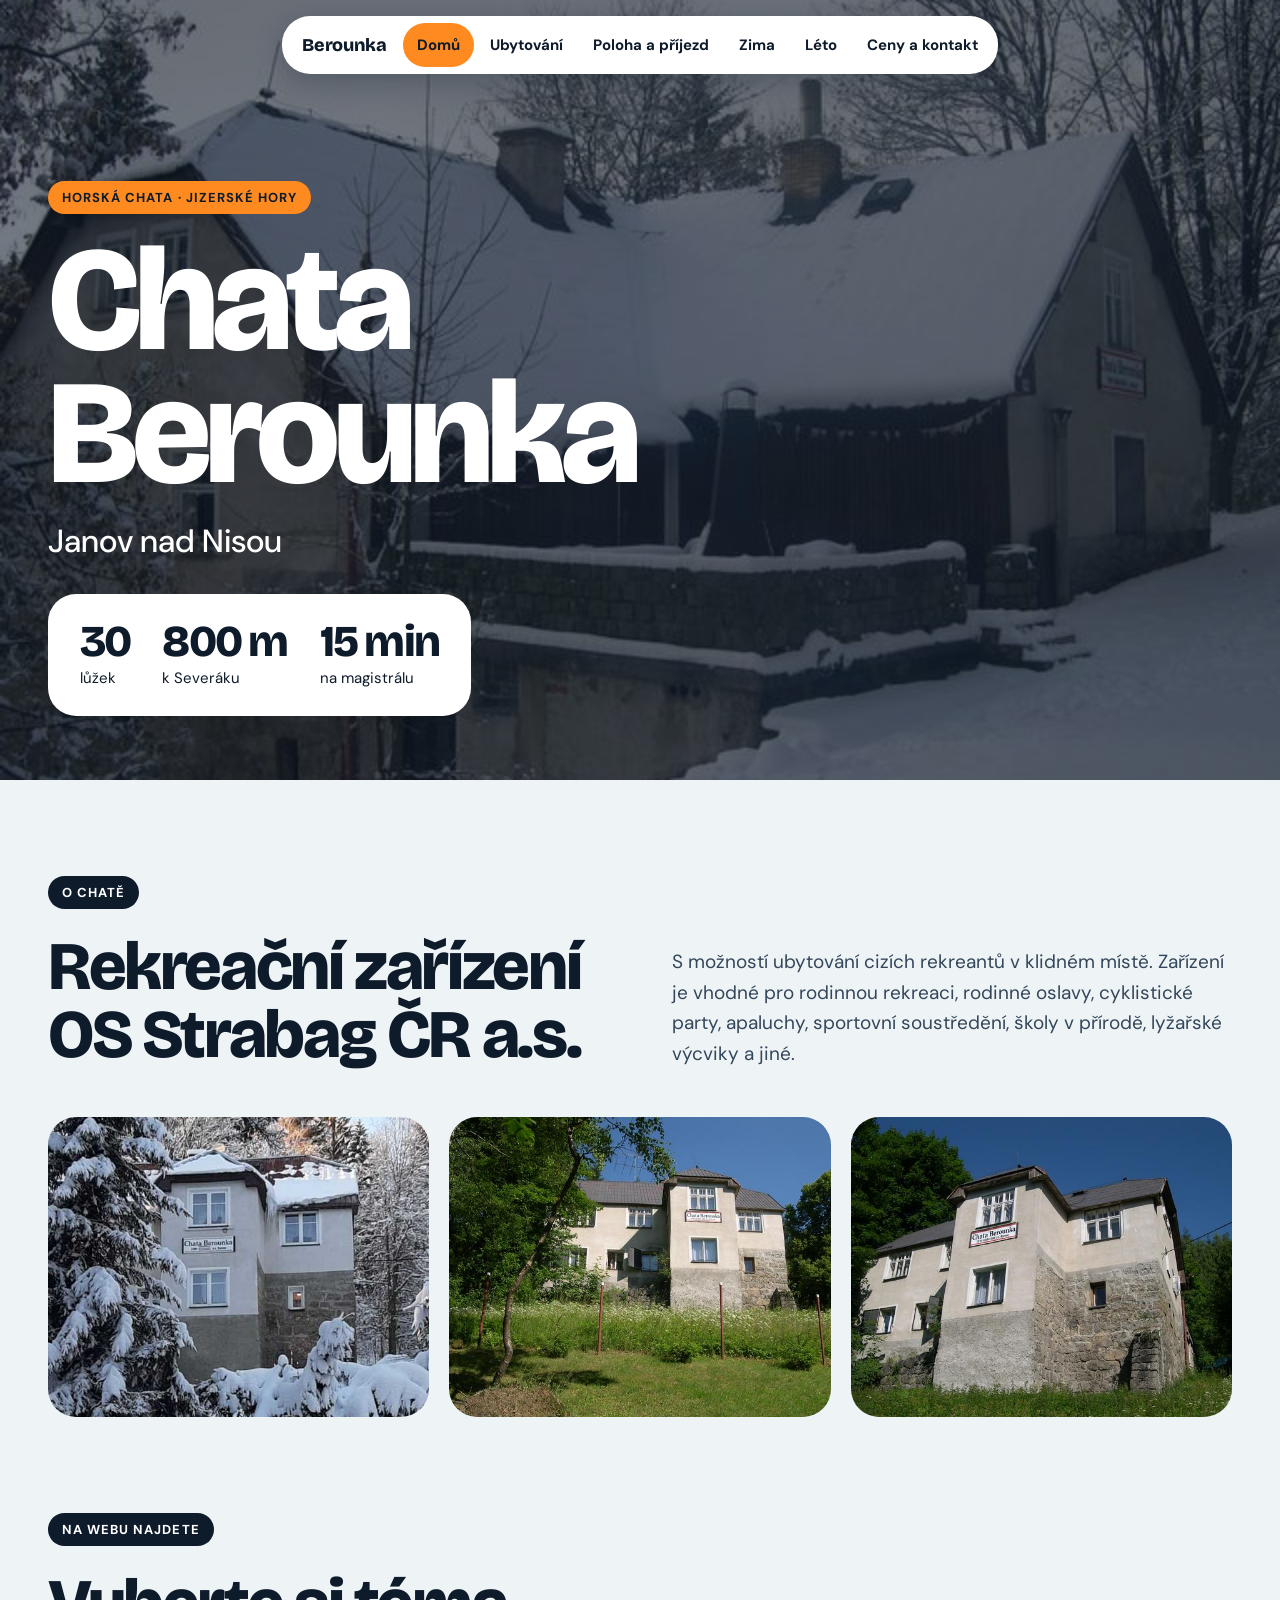
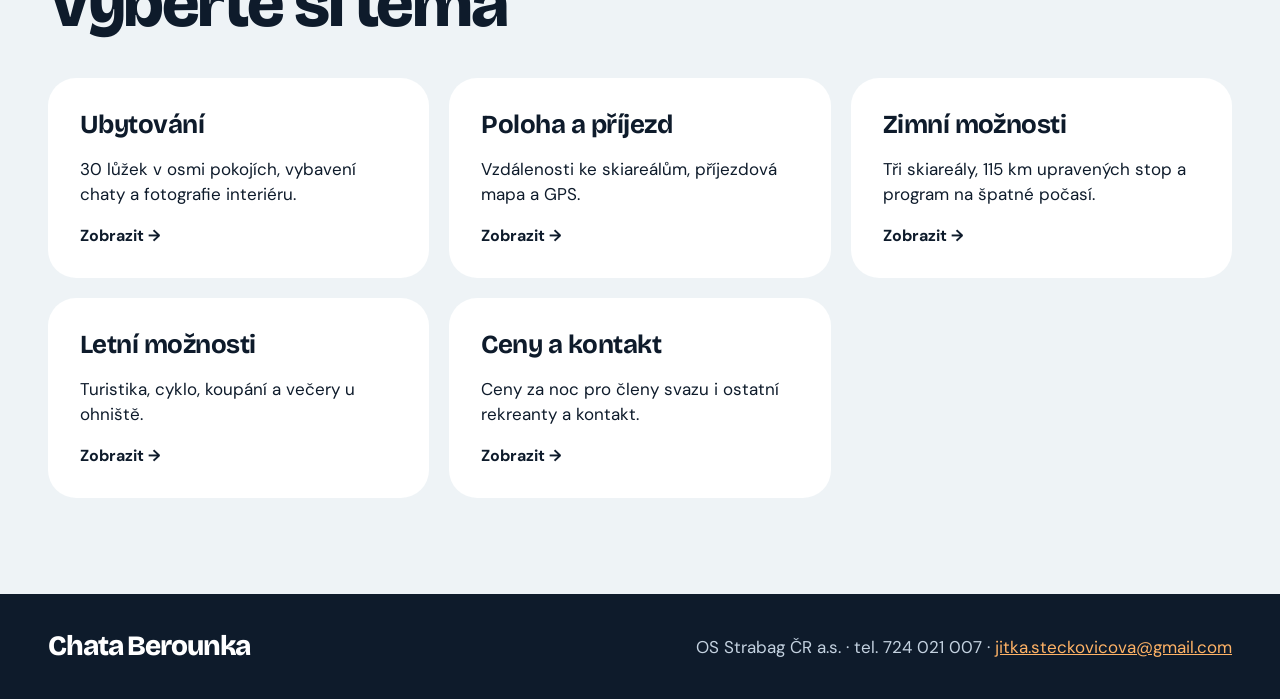
<file: index.html>
<!doctype html>
<html lang="cs">
<head>
<meta charset="utf-8">
<meta name="viewport" content="width=device-width, initial-scale=1">
<title>Chata Berounka – ubytování v Janově nad Nisou, Jizerské hory</title>
<meta name="description" content="Horská chata Berounka v Janově nad Nisou: 30 lůžek v 8 pokojích, 800 m ke sjezdovkám Severák, 15 minut na Jizerskou magistrálu. Rekreační zařízení OS Strabag ČR a.s.">
<link rel="canonical" href="https://berounka-janov.cz/">
<meta name="theme-color" content="#0E1B2B">
<link rel="icon" href="favicon.svg" type="image/svg+xml">
<meta property="og:type" content="website">
<meta property="og:locale" content="cs_CZ">
<meta property="og:site_name" content="Chata Berounka">
<meta property="og:title" content="Chata Berounka – ubytování v Janově nad Nisou, Jizerské hory">
<meta property="og:description" content="Horská chata Berounka v Janově nad Nisou: 30 lůžek v 8 pokojích, 800 m ke sjezdovkám Severák, 15 minut na Jizerskou magistrálu. Rekreační zařízení OS Strabag ČR a.s.">
<meta property="og:url" content="https://berounka-janov.cz/">
<meta property="og:image" content="https://berounka-janov.cz/img/chata03.jpg">
<meta name="twitter:card" content="summary_large_image">
<link rel="preconnect" href="https://fonts.googleapis.com">
<link rel="preconnect" href="https://fonts.gstatic.com" crossorigin>
<script type="application/ld+json">
{"@context":"https://schema.org","@type":"LodgingBusiness","name":"Chata Berounka","description":"Horská chata v Janově nad Nisou v Jizerských horách, rekreační zařízení OS Strabag ČR a.s. s možností ubytování cizích rekreantů.","url":"https://berounka-janov.cz/","image":"https://berounka-janov.cz/img/chata03.jpg","telephone":"+420724021007","email":"jitka.steckovicova@gmail.com","address":{"@type":"PostalAddress","addressLocality":"Janov nad Nisou","addressCountry":"CZ"},"geo":{"@type":"GeoCoordinates","latitude":50.7819481,"longitude":15.1723056},"numberOfRooms":8,"amenityFeature":[{"@type":"LocationFeatureSpecification","name":"Parkování","value":true},{"@type":"LocationFeatureSpecification","name":"Kuchyňský kout v každém pokoji","value":true},{"@type":"LocationFeatureSpecification","name":"Stolní tenis","value":true}]}
</script>
<link rel="stylesheet" href="https://fonts.googleapis.com/css2?family=Bricolage+Grotesque:opsz,wght@12..96,500;12..96,700;12..96,800&family=DM+Sans:wght@400;500;700&display=swap">
<link rel="stylesheet" href="style.css">
</head>
<body>
<div style="width: 100%; background: #EEF3F6; font-family: 'DM Sans', system-ui, sans-serif; color: #0E1B2B">

<div style="position: sticky; top: 0; z-index: 50; height: 0">
<div style="display: flex; justify-content: center; padding: 16px 16px 0">
<nav class="pill" style="display: flex; flex-wrap: wrap; justify-content: center; align-items: center; gap: 2px; background: #FFFFFF; border-radius: 28px; padding: 6px; box-shadow: 0 8px 28px rgba(14, 27, 43, 0.25)">
<a class="brand" href="index.html">Berounka</a>
<a class="on" href="index.html">Domů</a>
<a href="ubytovani.html">Ubytování</a>
<a href="poloha.html">Poloha a příjezd</a>
<a href="zima.html">Zima</a>
<a href="leto.html">Léto</a>
<a href="ceny.html">Ceny a kontakt</a>
</nav>
</div>
</div>

<section style="position: relative; min-height: 780px; background: #0E1B2B; color: #FFFFFF; display: flex; flex-direction: column; justify-content: flex-end">
<img fetchpriority="high" decoding="async" src="img/chata03.jpg" alt="Chata Berounka v zimě" style="position: absolute; inset: 0; width: 100%; height: 100%; object-fit: cover">
<div style="position: absolute; inset: 0; background: rgba(14, 27, 43, 0.58)"></div>
<div class="wrap" style="position: relative; display: flex; flex-wrap: wrap; align-items: flex-end; justify-content: space-between; gap: 32px; padding-top: 140px; padding-bottom: 64px">
<div style="display: flex; flex-direction: column; gap: 20px; max-width: 760px">
<span class="tag" style="background: #FF8A1F; color: #0E1B2B">Horská chata · Jizerské hory</span>
<h1 class="big" style="margin: 0; font-size: clamp(64px, 12vw, 148px)">Chata Berounka</h1>
<p style="margin: 0; font-size: clamp(22px, 3vw, 32px); font-weight: 500">Janov nad Nisou</p>
</div>
<div style="background: #FFFFFF; color: #0E1B2B; border-radius: 28px; padding: 28px 32px; display: grid; grid-template-columns: repeat(3, auto); gap: 8px 32px">
<div style="display: flex; flex-direction: column"><strong class="big" style="font-size: 44px">30</strong><span style="font-size: 15px; margin-top: 6px">lůžek</span></div>
<div style="display: flex; flex-direction: column"><strong class="big" style="font-size: 44px">800 m</strong><span style="font-size: 15px; margin-top: 6px">k Severáku</span></div>
<div style="display: flex; flex-direction: column"><strong class="big" style="font-size: 44px">15 min</strong><span style="font-size: 15px; margin-top: 6px">na magistrálu</span></div>
</div>
</div>
</section>

<section class="sec">
<div class="wrap" style="display: flex; flex-direction: column; gap: 48px">
<div style="display: grid; grid-template-columns: repeat(auto-fit, minmax(min(420px, 100%), 1fr)); gap: 32px 64px; align-items: end">
<div style="display: flex; flex-direction: column; gap: 24px"><span class="tag">O chatě</span><h2 class="h2">Rekreační zařízení OS Strabag ČR a.s.</h2></div>
<p class="lead">S možností ubytování cizích rekreantů v klidném místě. Zařízení je vhodné pro rodinnou rekreaci, rodinné oslavy, cyklistické party, apaluchy, sportovní soustředění, školy v přírodě, lyžařské výcviky a jiné.</p>
</div>
<div style="display: grid; grid-template-columns: repeat(auto-fit, minmax(min(280px, 100%), 1fr)); gap: 20px">
<div style="height: 300px"><img class="ph" src="img/chata-zima.jpg" alt="Chata Berounka v zimě, pohled na průčelí"></div>
<div style="height: 300px"><img class="ph" src="img/leto01.jpg" alt="Chata Berounka v létě"></div>
<div style="height: 300px"><img class="ph" src="img/leto02.jpg" alt="Chata Berounka, letní pohled"></div>
</div>
</div>
</section>

<section class="sec" style="padding-top: 0">
<div class="wrap" style="display: flex; flex-direction: column; gap: 40px">
<div style="display: flex; flex-direction: column; gap: 24px"><span class="tag">Na webu najdete</span><h2 class="h2">Vyberte si téma</h2></div>
<div style="display: grid; grid-template-columns: repeat(auto-fit, minmax(min(300px, 100%), 1fr)); gap: 20px">
<a class="tile go" href="ubytovani.html"><h3 class="h3">Ubytování</h3><p>30 lůžek v osmi pokojích, vybavení chaty a fotografie interiéru.</p><strong>Zobrazit →</strong></a>
<a class="tile go" href="poloha.html"><h3 class="h3">Poloha a příjezd</h3><p>Vzdálenosti ke skiareálům, příjezdová mapa a GPS.</p><strong>Zobrazit →</strong></a>
<a class="tile go" href="zima.html"><h3 class="h3">Zimní možnosti</h3><p>Tři skiareály, 115 km upravených stop a program na špatné počasí.</p><strong>Zobrazit →</strong></a>
<a class="tile go" href="leto.html"><h3 class="h3">Letní možnosti</h3><p>Turistika, cyklo, koupání a večery u ohniště.</p><strong>Zobrazit →</strong></a>
<a class="tile go" href="ceny.html"><h3 class="h3">Ceny a kontakt</h3><p>Ceny za noc pro členy svazu i ostatní rekreanty a kontakt.</p><strong>Zobrazit →</strong></a>
</div>
</div>
</section>

<footer class="dk" style="background: #0E1B2B; color: #FFFFFF; padding: 40px 0">
<div class="wrap" style="display: flex; flex-wrap: wrap; align-items: center; justify-content: space-between; gap: 16px 32px; font-size: 17px">
<strong class="big" style="font-size: 28px">Chata Berounka</strong>
<span style="color: #C4D2E0">OS Strabag ČR a.s. · tel. 724 021 007 · <a href="mailto:jitka.steckovicova@gmail.com">jitka.steckovicova@gmail.com</a></span>
</div>
</footer>

</div>
</body>
</html>
</file>
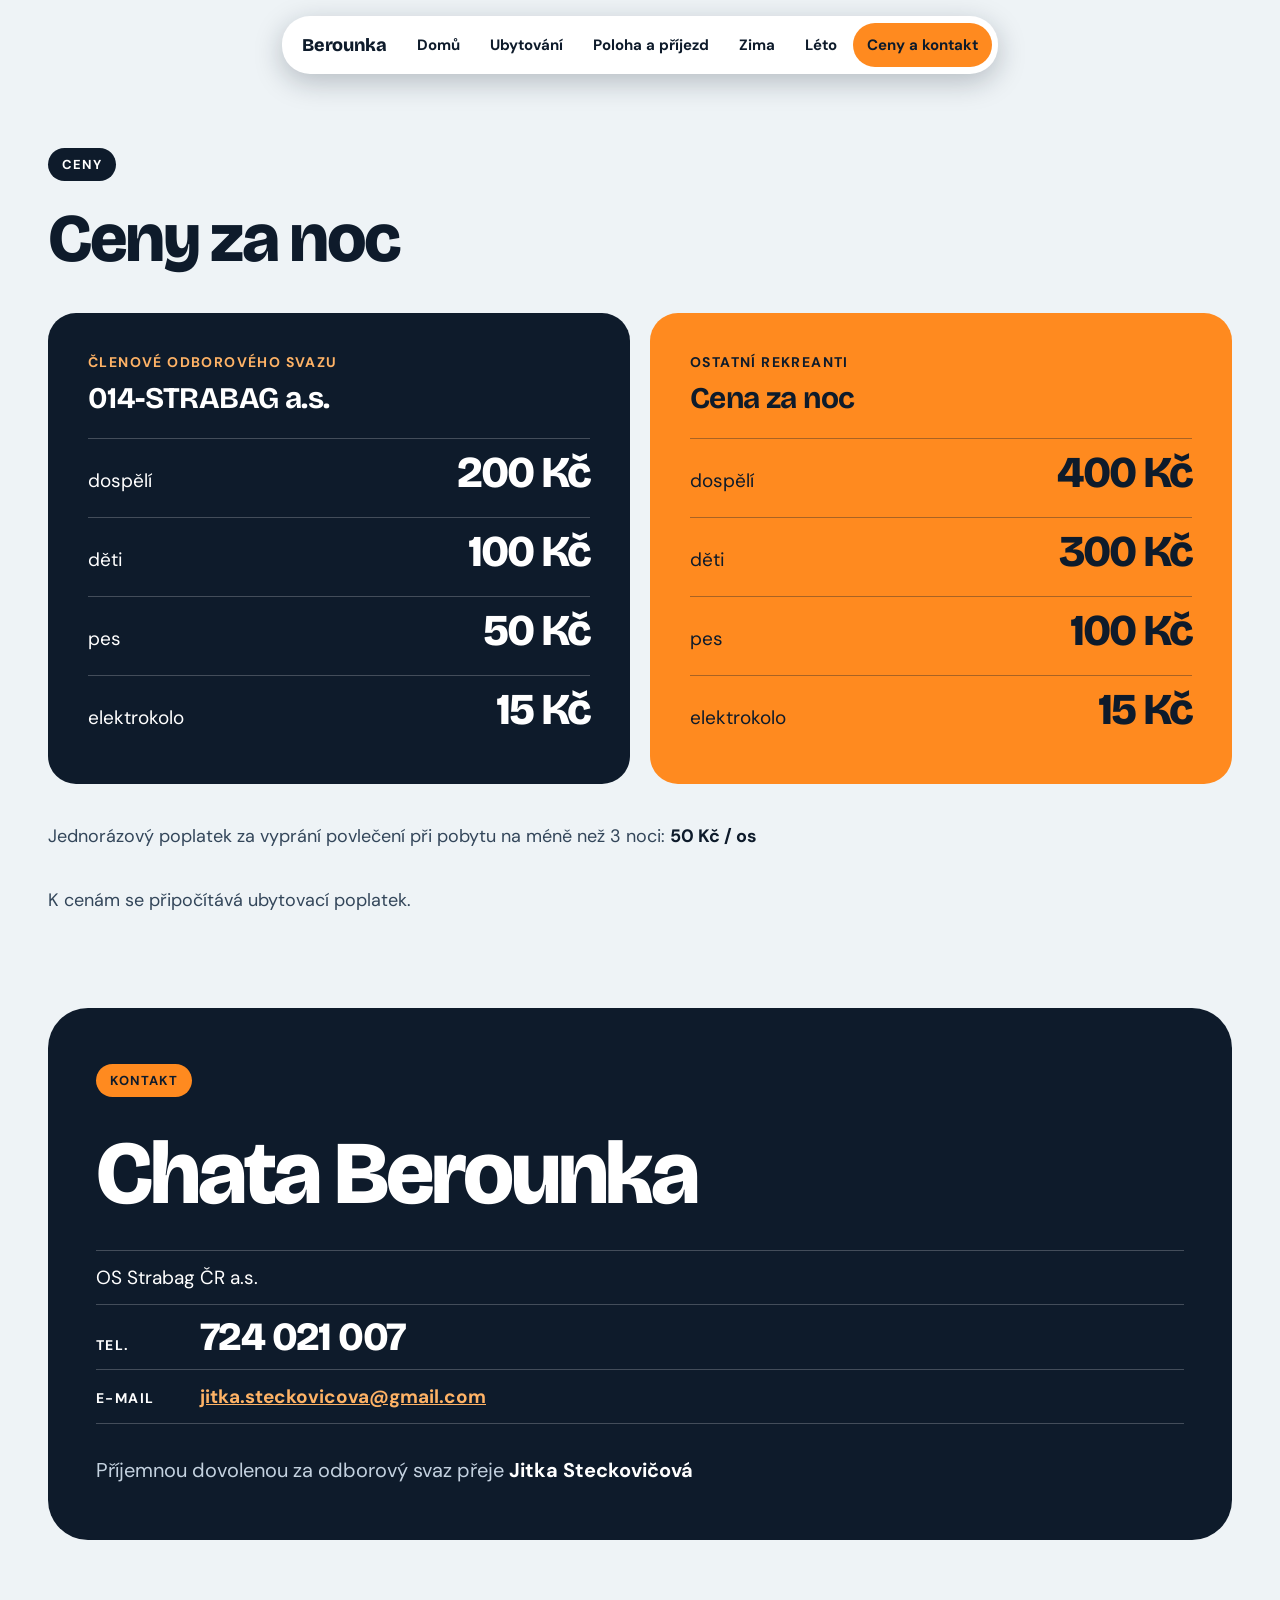
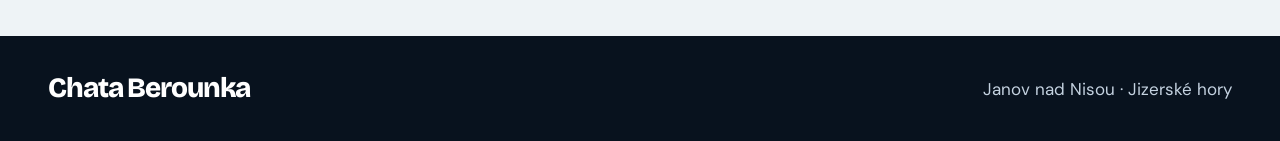
<file: ceny.html>
<!doctype html>
<html lang="cs">
<head>
<meta charset="utf-8">
<meta name="viewport" content="width=device-width, initial-scale=1">
<title>Ceny a kontakt – Chata Berounka, Janov nad Nisou</title>
<meta name="description" content="Ceny ubytování za noc na chatě Berounka pro členy odborového svazu 014-STRABAG a pro ostatní rekreanty (dospělí 400 Kč, děti 300 Kč, pes 100 Kč, plus ubytovací poplatek), poplatek za povlečení. Kontakt pro rezervace.">
<link rel="canonical" href="https://berounka-janov.cz/ceny.html">
<meta name="theme-color" content="#0E1B2B">
<link rel="icon" href="favicon.svg" type="image/svg+xml">
<meta property="og:type" content="website">
<meta property="og:locale" content="cs_CZ">
<meta property="og:site_name" content="Chata Berounka">
<meta property="og:title" content="Ceny a kontakt – Chata Berounka, Janov nad Nisou">
<meta property="og:description" content="Ceny ubytování za noc na chatě Berounka pro členy odborového svazu 014-STRABAG a pro ostatní rekreanty (dospělí 400 Kč, děti 300 Kč, pes 100 Kč, plus ubytovací poplatek), poplatek za povlečení. Kontakt pro rezervace.">
<meta property="og:url" content="https://berounka-janov.cz/ceny.html">
<meta property="og:image" content="https://berounka-janov.cz/img/chata02.jpg">
<meta name="twitter:card" content="summary_large_image">
<link rel="preconnect" href="https://fonts.googleapis.com">
<link rel="preconnect" href="https://fonts.gstatic.com" crossorigin>
<link rel="stylesheet" href="https://fonts.googleapis.com/css2?family=Bricolage+Grotesque:opsz,wght@12..96,500;12..96,700;12..96,800&family=DM+Sans:wght@400;500;700&display=swap">
<link rel="stylesheet" href="style.css">
</head>
<body>
<div style="width: 100%; background: #EEF3F6; font-family: 'DM Sans', system-ui, sans-serif; color: #0E1B2B">

<div style="position: sticky; top: 0; z-index: 50; height: 0">
<div style="display: flex; justify-content: center; padding: 16px 16px 0">
<nav class="pill" style="display: flex; flex-wrap: wrap; justify-content: center; align-items: center; gap: 2px; background: #FFFFFF; border-radius: 28px; padding: 6px; box-shadow: 0 8px 28px rgba(14, 27, 43, 0.25)">
<a class="brand" href="index.html">Berounka</a>
<a href="index.html">Domů</a>
<a href="ubytovani.html">Ubytování</a>
<a href="poloha.html">Poloha a příjezd</a>
<a href="zima.html">Zima</a>
<a href="leto.html">Léto</a>
<a class="on" href="ceny.html">Ceny a kontakt</a>
</nav>
</div>
</div>

<section class="sec" style="padding-top: 148px">
<div class="wrap" style="display: flex; flex-direction: column; gap: 40px">
<div style="display: flex; flex-direction: column; gap: 24px"><span class="tag">Ceny</span><h1 class="h2">Ceny za noc</h1></div>
<div style="display: grid; grid-template-columns: repeat(auto-fit, minmax(min(380px, 100%), 1fr)); gap: 20px">
<div class="tile dk" style="background: #0E1B2B; color: #FFFFFF; padding: 40px">
<span style="font-size: 14px; letter-spacing: 0.1em; text-transform: uppercase; font-weight: 700; color: #FFB366">Členové odborového svazu</span>
<h2 class="h3" style="font-size: 30px; margin-bottom: 12px">014-STRABAG a.s.</h2>
<div class="line"><span>dospělí</span><strong class="big" style="font-size: 44px">200 Kč</strong></div>
<div class="line"><span>děti</span><strong class="big" style="font-size: 44px">100 Kč</strong></div>
<div class="line"><span>pes</span><strong class="big" style="font-size: 44px">50 Kč</strong></div>
<div class="line"><span>elektrokolo</span><strong class="big" style="font-size: 44px">15 Kč</strong></div>
</div>
<div class="tile" style="background: #FF8A1F; padding: 40px">
<span style="font-size: 14px; letter-spacing: 0.1em; text-transform: uppercase; font-weight: 700">Ostatní rekreanti</span>
<h2 class="h3" style="font-size: 30px; margin-bottom: 12px">Cena za noc</h2>
<div class="line" style="border-top-color: rgba(14,27,43,0.35)"><span>dospělí</span><strong class="big" style="font-size: 44px">400 Kč</strong></div>
<div class="line" style="border-top-color: rgba(14,27,43,0.35)"><span>děti</span><strong class="big" style="font-size: 44px">300 Kč</strong></div>
<div class="line" style="border-top-color: rgba(14,27,43,0.35)"><span>pes</span><strong class="big" style="font-size: 44px">100 Kč</strong></div>
<div class="line" style="border-top-color: rgba(14,27,43,0.35)"><span>elektrokolo</span><strong class="big" style="font-size: 44px">15 Kč</strong></div>
</div>
</div>
<div style="font-size: 18px; color: #33465A">Jednorázový poplatek za vyprání povlečení při pobytu na méně než 3 noci: <strong style="color: #0E1B2B">50 Kč / os</strong></div>
<div style="font-size: 18px; color: #33465A">K cenám se připočítává ubytovací poplatek.</div>
</div>
</section>

<section class="sec" style="padding-top: 0">
<div class="wrap">
<div class="dk" style="background: #0E1B2B; color: #FFFFFF; border-radius: 40px; box-sizing: border-box; padding: 56px 48px; display: flex; flex-direction: column; gap: 32px">
<span class="tag" style="background: #FF8A1F; color: #0E1B2B">Kontakt</span>
<h2 class="h2" style="font-size: clamp(44px, 7vw, 92px)">Chata Berounka</h2>
<div style="display: flex; flex-direction: column; font-size: 22px">
<div class="line"><span>OS Strabag ČR a.s.</span></div>
<div class="line" style="justify-content: flex-start; gap: 24px; flex-wrap: wrap"><span style="width: 80px; font-size: 14px; letter-spacing: 0.1em; text-transform: uppercase; font-weight: 700">tel.</span><strong class="big" style="font-size: 40px">724 021 007</strong></div>
<div class="line" style="justify-content: flex-start; gap: 24px; flex-wrap: wrap; border-bottom: 1px solid rgba(255,255,255,0.22)"><span style="width: 80px; font-size: 14px; letter-spacing: 0.1em; text-transform: uppercase; font-weight: 700">e-mail</span><a href="mailto:jitka.steckovicova@gmail.com" style="font-weight: 700; overflow-wrap: anywhere">jitka.steckovicova@gmail.com</a></div>
</div>
<p style="margin: 0; font-size: 20px; line-height: 1.4; color: #C4D2E0">Příjemnou dovolenou za odborový svaz přeje <strong style="color: #FFFFFF">Jitka Steckovičová</strong></p>
</div>
</div>
</section>

<footer class="dk" style="background: #08121E; color: #FFFFFF; padding: 40px 0">
<div class="wrap" style="display: flex; flex-wrap: wrap; align-items: center; justify-content: space-between; gap: 16px 32px; font-size: 17px">
<strong class="big" style="font-size: 28px">Chata Berounka</strong>
<span style="color: #C4D2E0">Janov nad Nisou · Jizerské hory</span>
</div>
</footer>

</div>
</body>
</html>
</file>
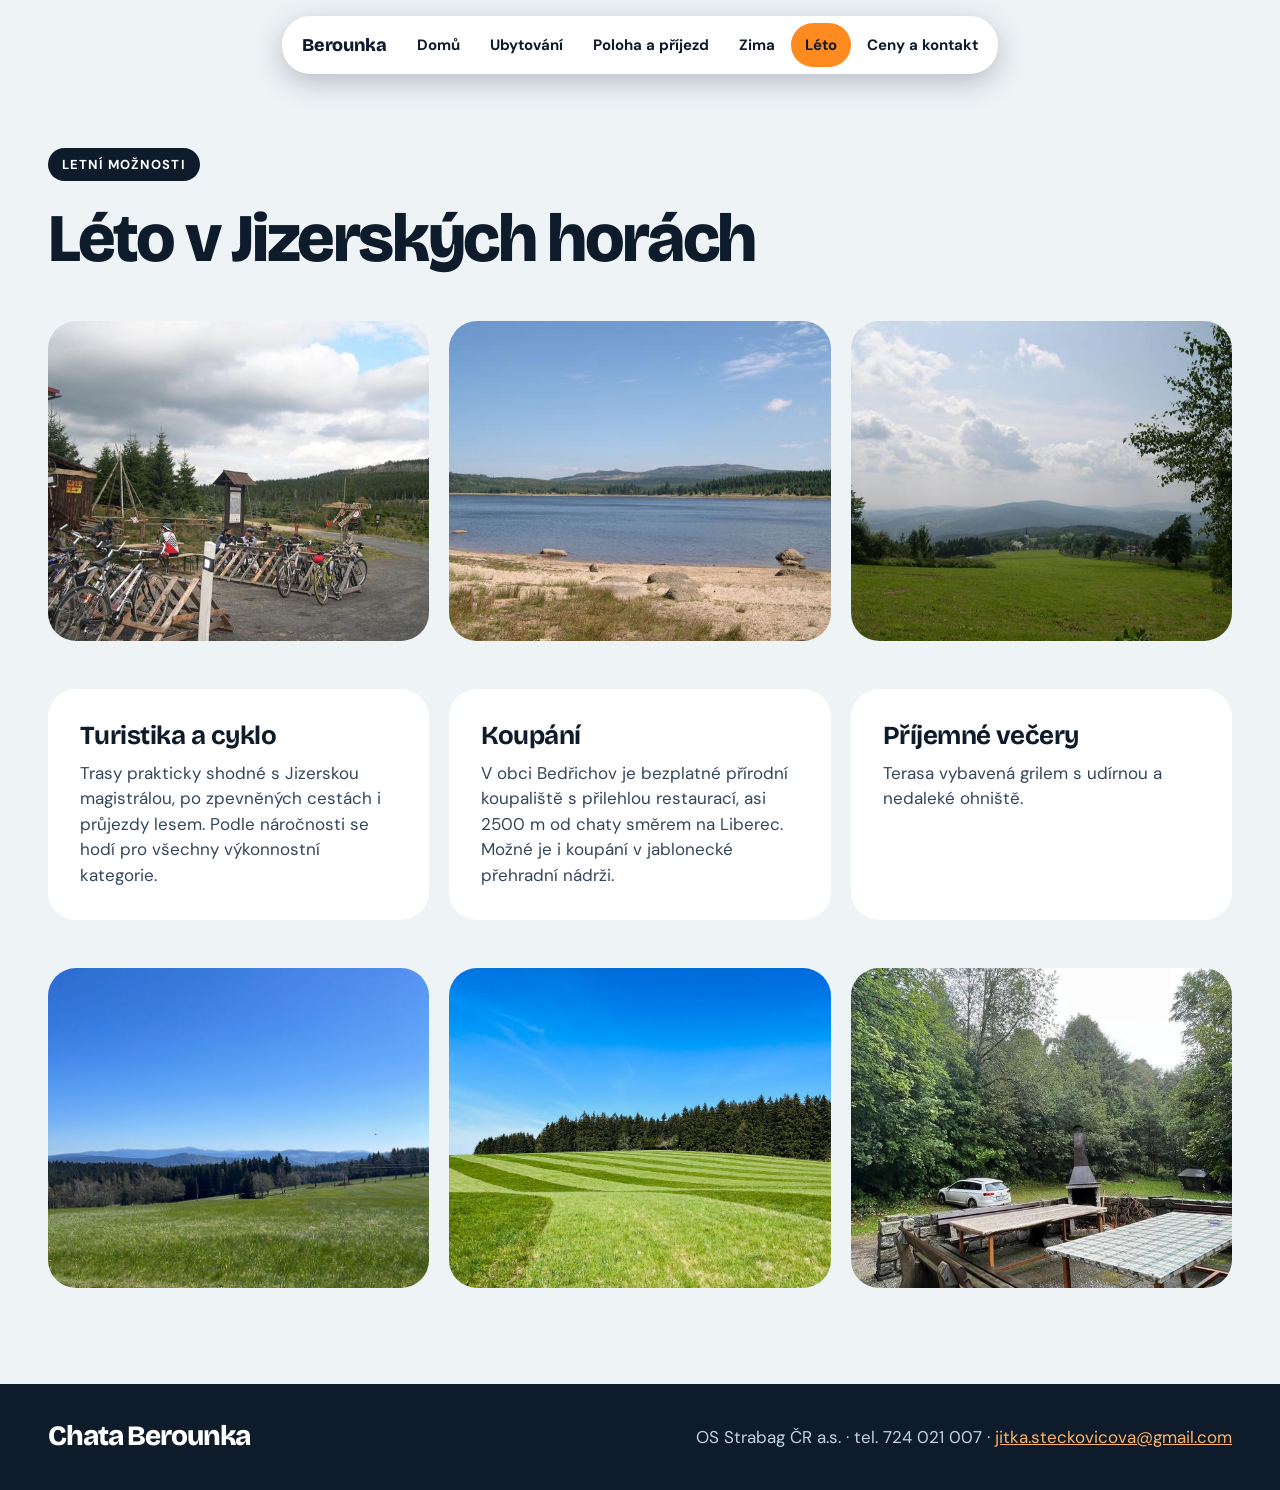
<file: leto.html>
<!doctype html>
<html lang="cs">
<head>
<meta charset="utf-8">
<meta name="viewport" content="width=device-width, initial-scale=1">
<title>Léto v Jizerských horách – turistika, cyklo a koupání | Chata Berounka</title>
<meta name="description" content="Letní dovolená u chaty Berounka v Janově nad Nisou: turistika a cyklistika po Jizerské magistrále, koupání v Bedřichově, terasa s grilem a ohniště.">
<link rel="canonical" href="https://berounka-janov.cz/leto.html">
<meta name="theme-color" content="#0E1B2B">
<link rel="icon" href="favicon.svg" type="image/svg+xml">
<meta property="og:type" content="website">
<meta property="og:locale" content="cs_CZ">
<meta property="og:site_name" content="Chata Berounka">
<meta property="og:title" content="Léto v Jizerských horách – turistika, cyklo a koupání | Chata Berounka">
<meta property="og:description" content="Letní dovolená u chaty Berounka v Janově nad Nisou: turistika a cyklistika po Jizerské magistrále, koupání v Bedřichově, terasa s grilem a ohniště.">
<meta property="og:url" content="https://berounka-janov.cz/leto.html">
<meta property="og:image" content="https://berounka-janov.cz/img/leto01.jpg">
<meta name="twitter:card" content="summary_large_image">
<link rel="preconnect" href="https://fonts.googleapis.com">
<link rel="preconnect" href="https://fonts.gstatic.com" crossorigin>
<link rel="stylesheet" href="https://fonts.googleapis.com/css2?family=Bricolage+Grotesque:opsz,wght@12..96,500;12..96,700;12..96,800&family=DM+Sans:wght@400;500;700&display=swap">
<link rel="stylesheet" href="style.css">
</head>
<body>
<div style="width: 100%; background: #EEF3F6; font-family: 'DM Sans', system-ui, sans-serif; color: #0E1B2B">

<div style="position: sticky; top: 0; z-index: 50; height: 0">
<div style="display: flex; justify-content: center; padding: 16px 16px 0">
<nav class="pill" style="display: flex; flex-wrap: wrap; justify-content: center; align-items: center; gap: 2px; background: #FFFFFF; border-radius: 28px; padding: 6px; box-shadow: 0 8px 28px rgba(14, 27, 43, 0.25)">
<a class="brand" href="index.html">Berounka</a>
<a href="index.html">Domů</a>
<a href="ubytovani.html">Ubytování</a>
<a href="poloha.html">Poloha a příjezd</a>
<a href="zima.html">Zima</a>
<a class="on" href="leto.html">Léto</a>
<a href="ceny.html">Ceny a kontakt</a>
</nav>
</div>
</div>

<section class="sec" style="padding-top: 148px">
<div class="wrap" style="display: flex; flex-direction: column; gap: 48px">
<div style="display: flex; flex-direction: column; gap: 24px"><span class="tag">Letní možnosti</span><h1 class="h2">Léto v Jizerských horách</h1></div>
<div style="display: grid; grid-template-columns: repeat(auto-fit, minmax(min(280px, 100%), 1fr)); gap: 20px">
<div style="height: 320px"><img loading="lazy" class="ph" src="img/leto04.jpg" alt="Stojany na kola u turistické trasy"></div>
<div style="height: 320px"><img loading="lazy" class="ph" src="img/leto03.jpg" alt="Vodní nádrž s písčitým břehem"></div>
<div style="height: 320px"><img loading="lazy" class="ph" src="img/leto06.jpg" alt="Louky a výhled do kraje"></div>
</div>
<div style="display: grid; grid-template-columns: repeat(auto-fit, minmax(min(300px, 100%), 1fr)); gap: 20px">
<div class="tile" style="background: #FFFFFF"><h2 class="h3">Turistika a cyklo</h2><p style="color: #33465A">Trasy prakticky shodné s Jizerskou magistrálou, po zpevněných cestách i průjezdy lesem. Podle náročnosti se hodí pro všechny výkonnostní kategorie.</p></div>
<div class="tile" style="background: #FFFFFF"><h2 class="h3">Koupání</h2><p style="color: #33465A">V obci Bedřichov je bezplatné přírodní koupaliště s přilehlou restaurací, asi 2500 m od chaty směrem na Liberec. Možné je i koupání v jablonecké přehradní nádrži.</p></div>
<div class="tile" style="background: #FFFFFF"><h2 class="h3">Příjemné večery</h2><p style="color: #33465A">Terasa vybavená grilem s udírnou a nedaleké ohniště.</p></div>
</div>
<div style="display: grid; grid-template-columns: repeat(auto-fit, minmax(min(280px, 100%), 1fr)); gap: 20px">
<div style="height: 320px"><img loading="lazy" class="ph" src="img/leto-louka.jpg" alt="Zelená louka s výhledem na horské hřebeny pod modrou oblohou"></div>
<div style="height: 320px"><img loading="lazy" class="ph" src="img/leto-sekana-louka.jpg" alt="Posekaná louka s lesem pod modrou oblohou"></div>
<div style="height: 320px"><img loading="lazy" class="ph" src="img/leto-terasa.jpg" alt="Terasa s lavicemi, stoly a grilem v létě"></div>
</div>
</div>
</section>

<footer class="dk" style="background: #0E1B2B; color: #FFFFFF; padding: 40px 0">
<div class="wrap" style="display: flex; flex-wrap: wrap; align-items: center; justify-content: space-between; gap: 16px 32px; font-size: 17px">
<strong class="big" style="font-size: 28px">Chata Berounka</strong>
<span style="color: #C4D2E0">OS Strabag ČR a.s. · tel. 724 021 007 · <a href="mailto:jitka.steckovicova@gmail.com">jitka.steckovicova@gmail.com</a></span>
</div>
</footer>

</div>
</body>
</html>
</file>
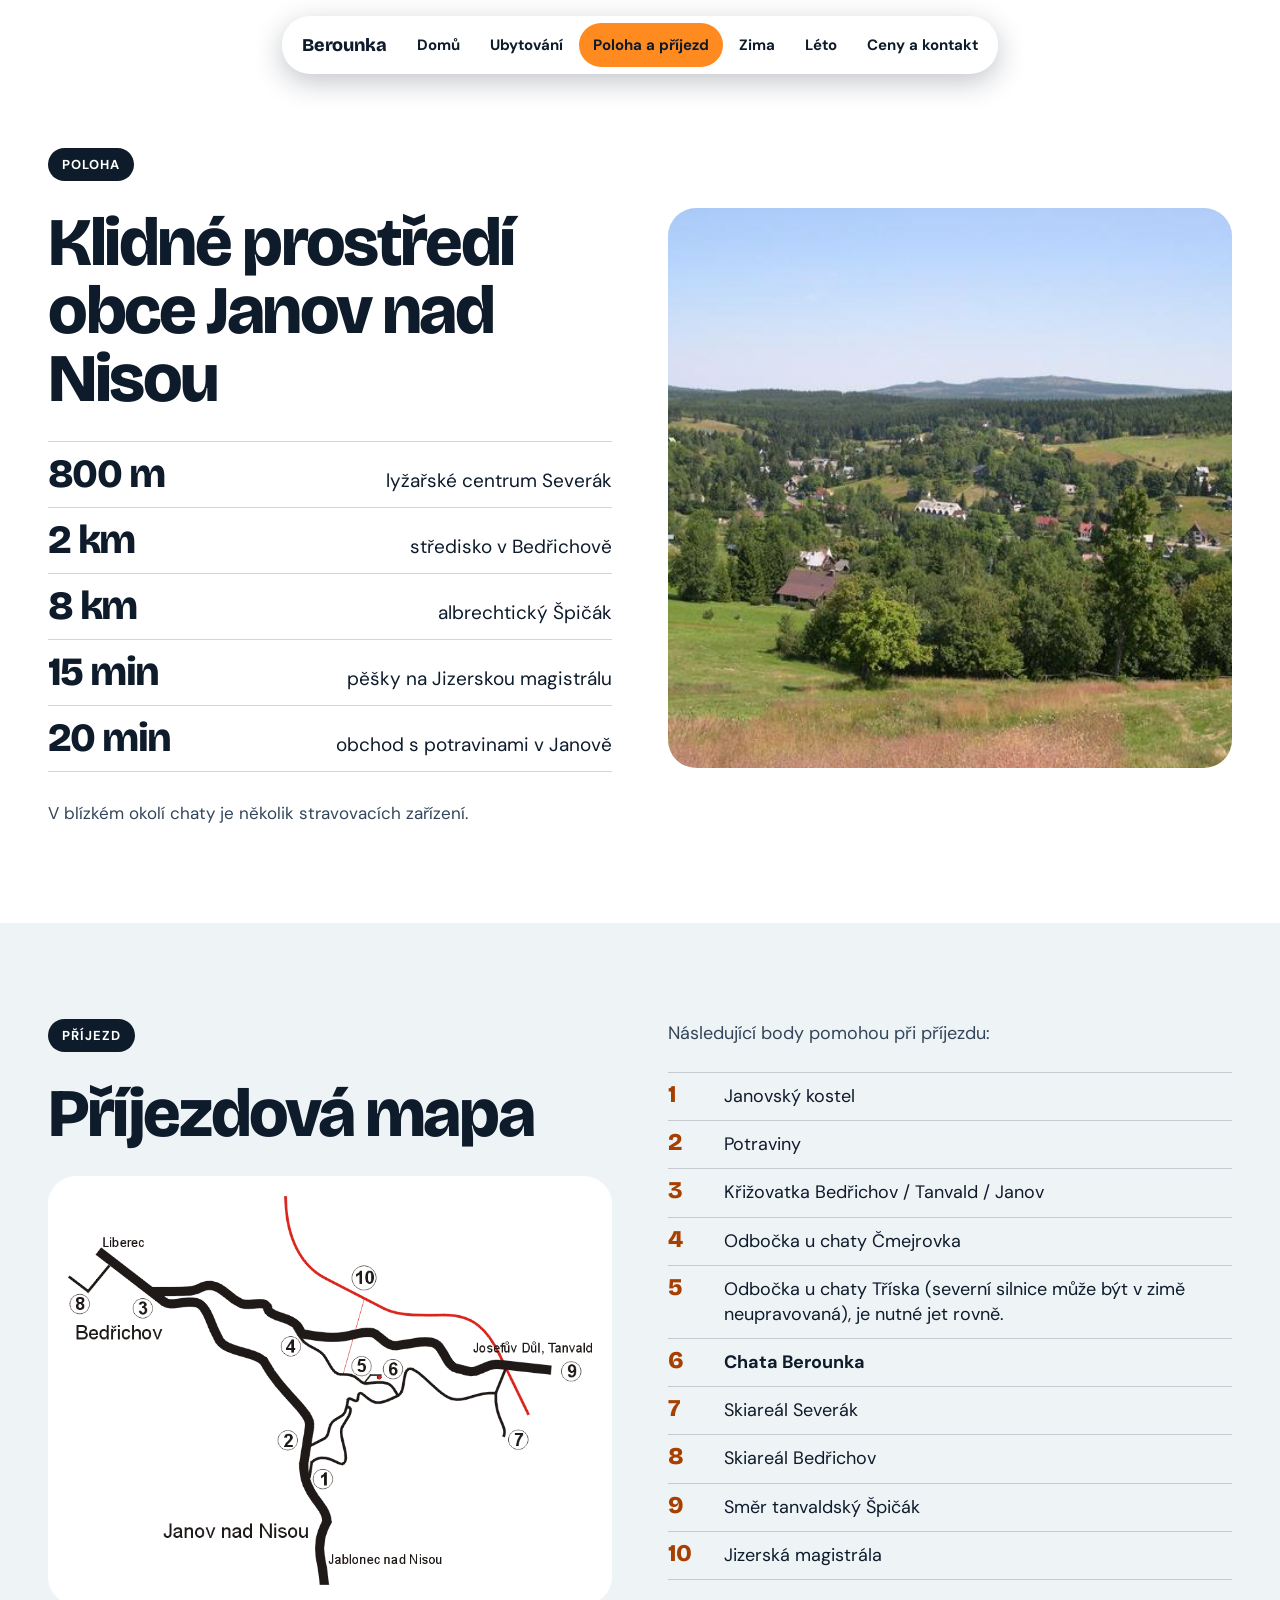
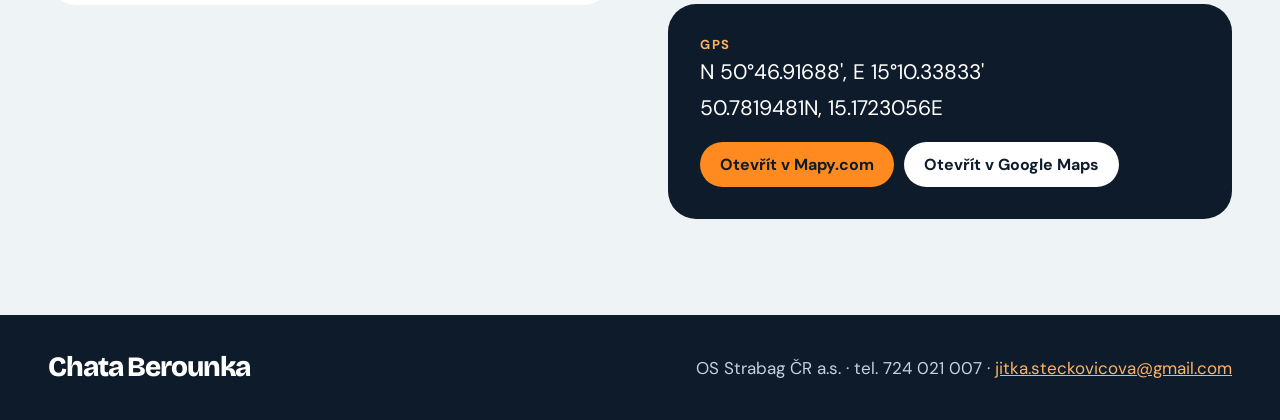
<file: poloha.html>
<!doctype html>
<html lang="cs">
<head>
<meta charset="utf-8">
<meta name="viewport" content="width=device-width, initial-scale=1">
<title>Poloha a příjezd – Chata Berounka, Janov nad Nisou</title>
<meta name="description" content="Jak se dostat k chatě Berounka v Janově nad Nisou: příjezdová mapa, GPS souřadnice, odkazy do Mapy.com a Google Maps a vzdálenosti ke skiareálům Severák, Bedřichov a Špičák.">
<link rel="canonical" href="https://berounka-janov.cz/poloha.html">
<meta name="theme-color" content="#0E1B2B">
<link rel="icon" href="favicon.svg" type="image/svg+xml">
<meta property="og:type" content="website">
<meta property="og:locale" content="cs_CZ">
<meta property="og:site_name" content="Chata Berounka">
<meta property="og:title" content="Poloha a příjezd – Chata Berounka, Janov nad Nisou">
<meta property="og:description" content="Jak se dostat k chatě Berounka v Janově nad Nisou: příjezdová mapa, GPS souřadnice, odkazy do Mapy.com a Google Maps a vzdálenosti ke skiareálům Severák, Bedřichov a Špičák.">
<meta property="og:url" content="https://berounka-janov.cz/poloha.html">
<meta property="og:image" content="https://berounka-janov.cz/img/leto08.jpg">
<meta name="twitter:card" content="summary_large_image">
<link rel="preconnect" href="https://fonts.googleapis.com">
<link rel="preconnect" href="https://fonts.gstatic.com" crossorigin>
<link rel="stylesheet" href="https://fonts.googleapis.com/css2?family=Bricolage+Grotesque:opsz,wght@12..96,500;12..96,700;12..96,800&family=DM+Sans:wght@400;500;700&display=swap">
<link rel="stylesheet" href="style.css">
</head>
<body>
<div style="width: 100%; background: #EEF3F6; font-family: 'DM Sans', system-ui, sans-serif; color: #0E1B2B">

<div style="position: sticky; top: 0; z-index: 50; height: 0">
<div style="display: flex; justify-content: center; padding: 16px 16px 0">
<nav class="pill" style="display: flex; flex-wrap: wrap; justify-content: center; align-items: center; gap: 2px; background: #FFFFFF; border-radius: 28px; padding: 6px; box-shadow: 0 8px 28px rgba(14, 27, 43, 0.25)">
<a class="brand" href="index.html">Berounka</a>
<a href="index.html">Domů</a>
<a href="ubytovani.html">Ubytování</a>
<a class="on" href="poloha.html">Poloha a příjezd</a>
<a href="zima.html">Zima</a>
<a href="leto.html">Léto</a>
<a href="ceny.html">Ceny a kontakt</a>
</nav>
</div>
</div>

<section class="sec" style="padding-top: 148px; background: #FFFFFF">
<div class="wrap" style="display: grid; grid-template-columns: repeat(auto-fit, minmax(min(480px, 100%), 1fr)); gap: 56px; align-items: center">
<div style="display: flex; flex-direction: column; gap: 28px">
<span class="tag">Poloha</span>
<h1 class="h2">Klidné prostředí obce Janov nad Nisou</h1>
<div style="display: flex; flex-direction: column">
<div class="line"><strong class="big" style="font-size: 40px">800 m</strong><span>lyžařské centrum Severák</span></div>
<div class="line"><strong class="big" style="font-size: 40px">2 km</strong><span>středisko v Bedřichově</span></div>
<div class="line"><strong class="big" style="font-size: 40px">8 km</strong><span>albrechtický Špičák</span></div>
<div class="line"><strong class="big" style="font-size: 40px">15 min</strong><span>pěšky na Jizerskou magistrálu</span></div>
<div class="line" style="border-bottom: 1px solid rgba(14,27,43,0.18)"><strong class="big" style="font-size: 40px">20 min</strong><span>obchod s potravinami v Janově</span></div>
</div>
<p class="lead" style="font-size: 17px">V blízkém okolí chaty je několik stravovacích zařízení.</p>
</div>
<div style="height: 560px"><img loading="lazy" class="ph" src="img/leto08.jpg" alt="Pohled na Janov nad Nisou a okolní krajinu"></div>
</div>
</section>

<section class="sec">
<div class="wrap" style="display: grid; grid-template-columns: repeat(auto-fit, minmax(min(480px, 100%), 1fr)); gap: 56px; align-items: start">
<div style="display: flex; flex-direction: column; gap: 28px">
<span class="tag">Příjezd</span>
<h2 class="h2">Příjezdová mapa</h2>
<div style="background: #FFFFFF; padding: 20px; border-radius: 28px"><img loading="lazy" width="800" height="594" src="img/mapa.gif" alt="Příjezdová mapa k chatě Berounka s očíslovanými body" style="width: 100%; height: auto; display: block"></div>
</div>
<div style="display: flex; flex-direction: column; gap: 24px">
<p class="lead" style="font-size: 18px">Následující body pomohou při příjezdu:</p>
<ol style="margin: 0; padding: 0; list-style: none; display: flex; flex-direction: column; font-size: 18px; line-height: 1.4">
<li class="line" style="justify-content: flex-start; padding: 11px 0; font-size: 18px"><strong class="big" style="width: 40px; flex: none; font-size: 24px; color: #A63F00">1</strong><span>Janovský kostel</span></li>
<li class="line" style="justify-content: flex-start; padding: 11px 0; font-size: 18px"><strong class="big" style="width: 40px; flex: none; font-size: 24px; color: #A63F00">2</strong><span>Potraviny</span></li>
<li class="line" style="justify-content: flex-start; padding: 11px 0; font-size: 18px"><strong class="big" style="width: 40px; flex: none; font-size: 24px; color: #A63F00">3</strong><span>Křižovatka Bedřichov / Tanvald / Janov</span></li>
<li class="line" style="justify-content: flex-start; padding: 11px 0; font-size: 18px"><strong class="big" style="width: 40px; flex: none; font-size: 24px; color: #A63F00">4</strong><span>Odbočka u chaty Čmejrovka</span></li>
<li class="line" style="justify-content: flex-start; padding: 11px 0; font-size: 18px"><strong class="big" style="width: 40px; flex: none; font-size: 24px; color: #A63F00">5</strong><span>Odbočka u chaty Tříska (severní silnice může být v zimě neupravovaná), je nutné jet rovně.</span></li>
<li class="line" style="justify-content: flex-start; padding: 11px 0; font-size: 18px"><strong class="big" style="width: 40px; flex: none; font-size: 24px; color: #A63F00">6</strong><span><b>Chata Berounka</b></span></li>
<li class="line" style="justify-content: flex-start; padding: 11px 0; font-size: 18px"><strong class="big" style="width: 40px; flex: none; font-size: 24px; color: #A63F00">7</strong><span>Skiareál Severák</span></li>
<li class="line" style="justify-content: flex-start; padding: 11px 0; font-size: 18px"><strong class="big" style="width: 40px; flex: none; font-size: 24px; color: #A63F00">8</strong><span>Skiareál Bedřichov</span></li>
<li class="line" style="justify-content: flex-start; padding: 11px 0; font-size: 18px"><strong class="big" style="width: 40px; flex: none; font-size: 24px; color: #A63F00">9</strong><span>Směr tanvaldský Špičák</span></li>
<li class="line" style="justify-content: flex-start; padding: 11px 0; font-size: 18px; border-bottom: 1px solid rgba(14,27,43,0.18)"><strong class="big" style="width: 40px; flex: none; font-size: 24px; color: #A63F00">10</strong><span>Jizerská magistrála</span></li>
</ol>
<div class="tile dk" style="background: #0E1B2B; color: #FFFFFF; gap: 4px">
<span style="font-size: 13px; letter-spacing: 0.12em; text-transform: uppercase; font-weight: 700; color: #FFB366">GPS</span>
<div style="font-size: 21px; line-height: 1.5">N 50°46.91688', E 15°10.33833'</div>
<div style="font-size: 21px; line-height: 1.5">50.7819481N, 15.1723056E</div>
<div style="display: flex; flex-wrap: wrap; gap: 10px; margin-top: 14px">
<a href="https://mapy.com/cs/zakladni?x=15.1723056&y=50.7819481&z=16&source=coor&id=15.1723056%2C50.7819481" target="_blank" rel="noopener" style="background: #FF8A1F; color: #0E1B2B; font-weight: 700; text-decoration: none; padding: 12px 20px; border-radius: 999px">Otevřít v Mapy.com</a>
<a href="https://www.google.com/maps/search/?api=1&query=50.7819481%2C15.1723056" target="_blank" rel="noopener" style="background: #FFFFFF; color: #0E1B2B; font-weight: 700; text-decoration: none; padding: 12px 20px; border-radius: 999px">Otevřít v Google Maps</a>
</div>
</div>
</div>
</div>
</section>

<footer class="dk" style="background: #0E1B2B; color: #FFFFFF; padding: 40px 0">
<div class="wrap" style="display: flex; flex-wrap: wrap; align-items: center; justify-content: space-between; gap: 16px 32px; font-size: 17px">
<strong class="big" style="font-size: 28px">Chata Berounka</strong>
<span style="color: #C4D2E0">OS Strabag ČR a.s. · tel. 724 021 007 · <a href="mailto:jitka.steckovicova@gmail.com">jitka.steckovicova@gmail.com</a></span>
</div>
</footer>

</div>
</body>
</html>
</file>
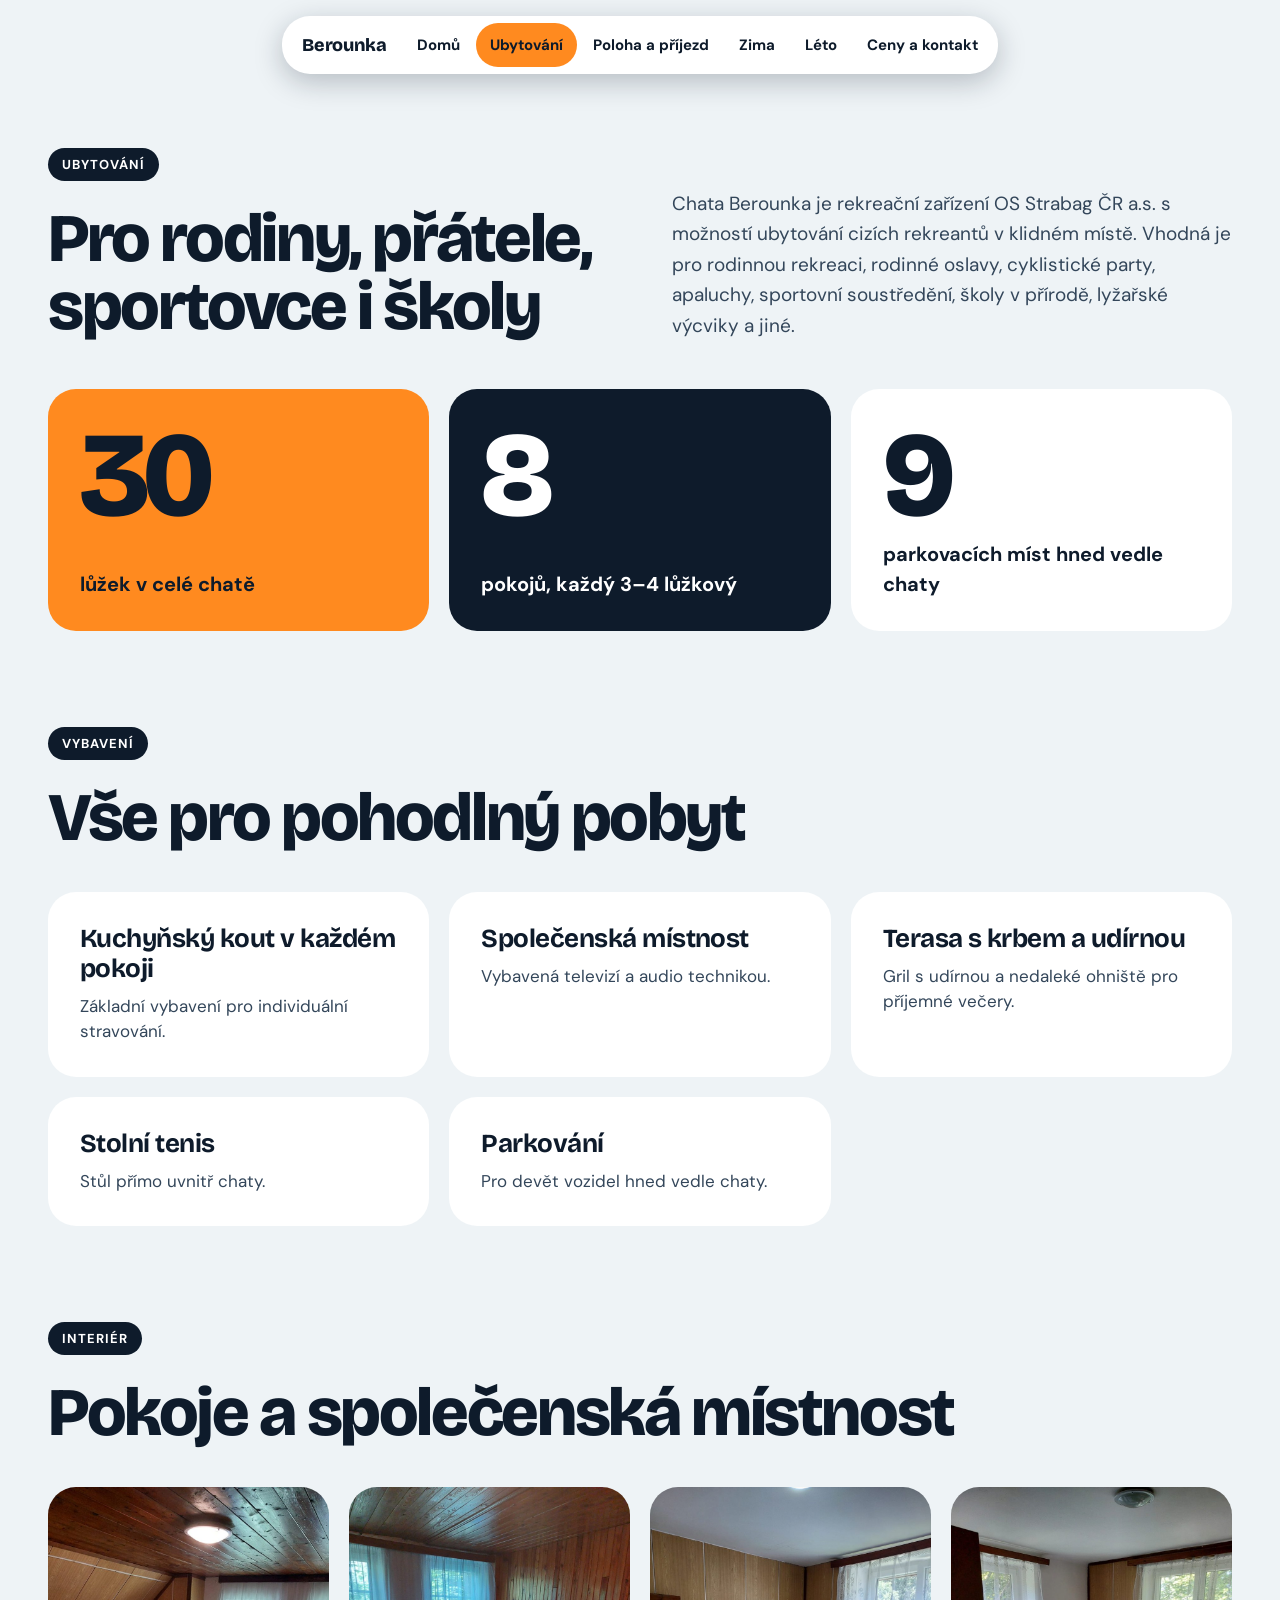
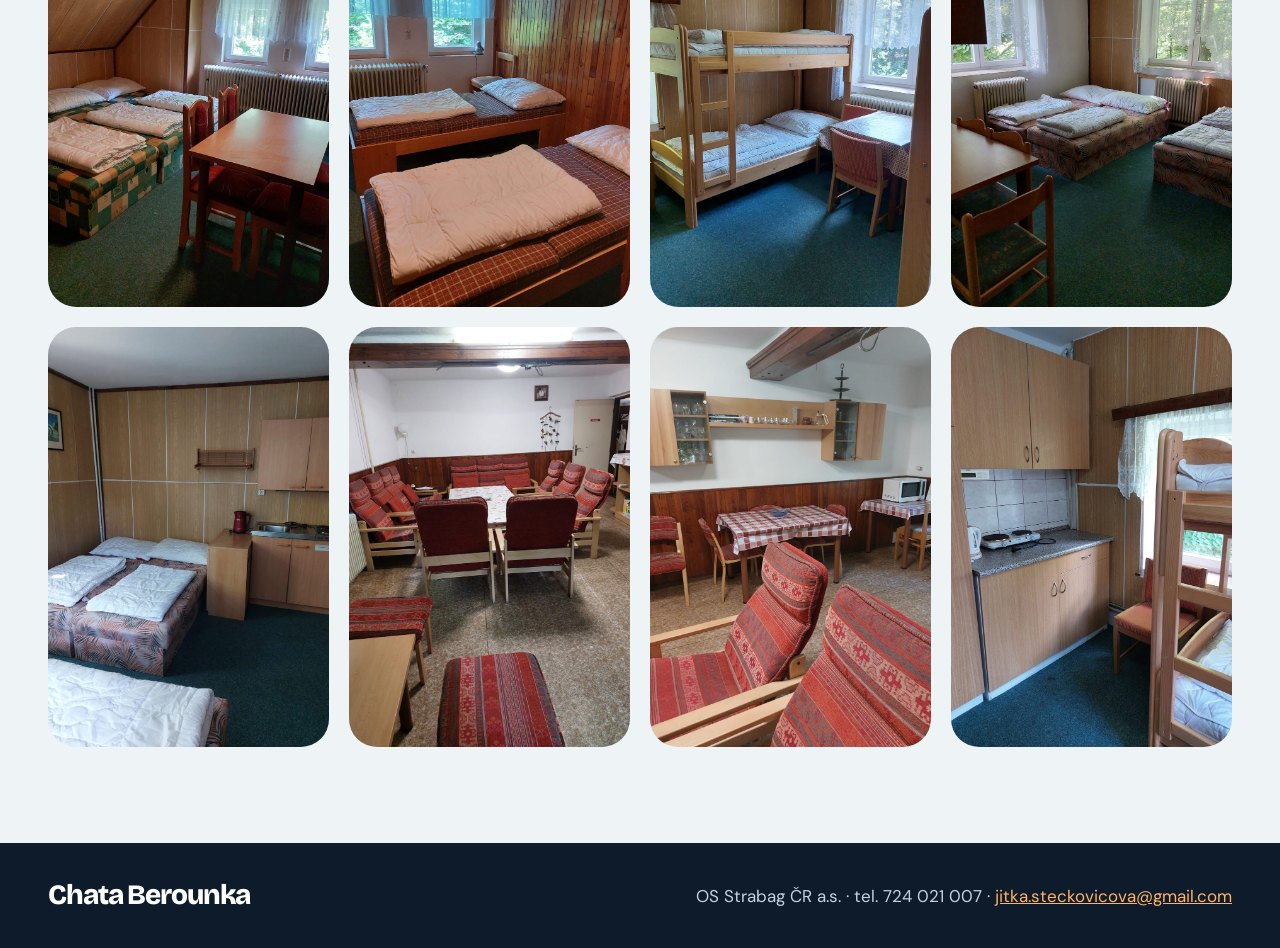
<file: ubytovani.html>
<!doctype html>
<html lang="cs">
<head>
<meta charset="utf-8">
<meta name="viewport" content="width=device-width, initial-scale=1">
<title>Ubytování – Chata Berounka, Janov nad Nisou</title>
<meta name="description" content="Ubytování pro 30 osob v osmi 3–4lůžkových pokojích s kuchyňským koutem, společenská místnost, terasa s grilem a udírnou, stolní tenis a parkování. Fotografie interiéru.">
<link rel="canonical" href="https://berounka-janov.cz/ubytovani.html">
<meta name="theme-color" content="#0E1B2B">
<link rel="icon" href="favicon.svg" type="image/svg+xml">
<meta property="og:type" content="website">
<meta property="og:locale" content="cs_CZ">
<meta property="og:site_name" content="Chata Berounka">
<meta property="og:title" content="Ubytování – Chata Berounka, Janov nad Nisou">
<meta property="og:description" content="Ubytování pro 30 osob v osmi 3–4lůžkových pokojích s kuchyňským koutem, společenská místnost, terasa s grilem a udírnou, stolní tenis a parkování. Fotografie interiéru.">
<meta property="og:url" content="https://berounka-janov.cz/ubytovani.html">
<meta property="og:image" content="https://berounka-janov.cz/img/interier1.jpg">
<meta name="twitter:card" content="summary_large_image">
<link rel="preconnect" href="https://fonts.googleapis.com">
<link rel="preconnect" href="https://fonts.gstatic.com" crossorigin>
<link rel="stylesheet" href="https://fonts.googleapis.com/css2?family=Bricolage+Grotesque:opsz,wght@12..96,500;12..96,700;12..96,800&family=DM+Sans:wght@400;500;700&display=swap">
<link rel="stylesheet" href="style.css">
</head>
<body>
<div style="width: 100%; background: #EEF3F6; font-family: 'DM Sans', system-ui, sans-serif; color: #0E1B2B">

<div style="position: sticky; top: 0; z-index: 50; height: 0">
<div style="display: flex; justify-content: center; padding: 16px 16px 0">
<nav class="pill" style="display: flex; flex-wrap: wrap; justify-content: center; align-items: center; gap: 2px; background: #FFFFFF; border-radius: 28px; padding: 6px; box-shadow: 0 8px 28px rgba(14, 27, 43, 0.25)">
<a class="brand" href="index.html">Berounka</a>
<a href="index.html">Domů</a>
<a class="on" href="ubytovani.html">Ubytování</a>
<a href="poloha.html">Poloha a příjezd</a>
<a href="zima.html">Zima</a>
<a href="leto.html">Léto</a>
<a href="ceny.html">Ceny a kontakt</a>
</nav>
</div>
</div>

<section class="sec" style="padding-top: 148px">
<div class="wrap" style="display: flex; flex-direction: column; gap: 48px">
<div style="display: grid; grid-template-columns: repeat(auto-fit, minmax(min(420px, 100%), 1fr)); gap: 32px 64px; align-items: end">
<div style="display: flex; flex-direction: column; gap: 24px"><span class="tag">Ubytování</span><h1 class="h2">Pro rodiny, přátele, sportovce i školy</h1></div>
<p class="lead">Chata Berounka je rekreační zařízení OS Strabag ČR a.s. s možností ubytování cizích rekreantů v klidném místě. Vhodná je pro rodinnou rekreaci, rodinné oslavy, cyklistické party, apaluchy, sportovní soustředění, školy v přírodě, lyžařské výcviky a jiné.</p>
</div>
<div style="display: grid; grid-template-columns: repeat(auto-fit, minmax(min(260px, 100%), 1fr)); gap: 20px">
<div class="tile" style="background: #FF8A1F; min-height: 220px; justify-content: space-between"><strong class="big" style="font-size: 120px">30</strong><p style="font-weight: 700; font-size: 20px">lůžek v celé chatě</p></div>
<div class="tile" style="background: #0E1B2B; color: #FFFFFF; min-height: 220px; justify-content: space-between"><strong class="big" style="font-size: 120px">8</strong><p style="font-weight: 700; font-size: 20px">pokojů, každý 3–4 lůžkový</p></div>
<div class="tile" style="background: #FFFFFF; min-height: 220px; justify-content: space-between"><strong class="big" style="font-size: 120px">9</strong><p style="font-weight: 700; font-size: 20px">parkovacích míst hned vedle chaty</p></div>
</div>
</div>
</section>

<section class="sec" style="padding-top: 0">
<div class="wrap" style="display: flex; flex-direction: column; gap: 40px">
<div style="display: flex; flex-direction: column; gap: 24px"><span class="tag">Vybavení</span><h2 class="h2">Vše pro pohodlný pobyt</h2></div>
<div style="display: grid; grid-template-columns: repeat(auto-fit, minmax(min(340px, 100%), 1fr)); gap: 20px">
<div class="tile" style="background: #FFFFFF"><h3 class="h3">Kuchyňský kout v každém pokoji</h3><p style="color: #33465A">Základní vybavení pro individuální stravování.</p></div>
<div class="tile" style="background: #FFFFFF"><h3 class="h3">Společenská místnost</h3><p style="color: #33465A">Vybavená televizí a audio technikou.</p></div>
<div class="tile" style="background: #FFFFFF"><h3 class="h3">Terasa s krbem a udírnou</h3><p style="color: #33465A">Gril s udírnou a nedaleké ohniště pro příjemné večery.</p></div>
<div class="tile" style="background: #FFFFFF"><h3 class="h3">Stolní tenis</h3><p style="color: #33465A">Stůl přímo uvnitř chaty.</p></div>
<div class="tile" style="background: #FFFFFF"><h3 class="h3">Parkování</h3><p style="color: #33465A">Pro devět vozidel hned vedle chaty.</p></div>
</div>
</div>
</section>

<section class="sec" style="padding-top: 0">
<div class="wrap" style="display: flex; flex-direction: column; gap: 40px">
<div style="display: flex; flex-direction: column; gap: 24px"><span class="tag">Interiér</span><h2 class="h2">Pokoje a společenská místnost</h2></div>
<div style="display: grid; grid-template-columns: repeat(auto-fit, minmax(min(260px, 100%), 1fr)); gap: 20px">
<div style="height: 420px"><img loading="lazy" class="ph" src="img/interier1.jpg" alt="Pokoj v podkroví s postelemi a stolem"></div>
<div style="height: 420px"><img loading="lazy" class="ph" src="img/interier2.jpg" alt="Pokoj s dvěma lůžky a dřevěným obložením"></div>
<div style="height: 420px"><img loading="lazy" class="ph" src="img/interier3.jpg" alt="Pokoj s patrovou postelí a stolkem"></div>
<div style="height: 420px"><img loading="lazy" class="ph" src="img/interier4.jpg" alt="Světlý pokoj se třemi lůžky a dvěma okny"></div>
<div style="height: 420px"><img loading="lazy" class="ph" src="img/interier5.jpg" alt="Pokoj s kuchyňským koutem a rychlovarnou konvicí"></div>
<div style="height: 420px"><img loading="lazy" class="ph" src="img/interier6.jpg" alt="Kuchyňský kout s vařičem a rychlovarnou konvicí vedle patrové postele"></div>
<div style="height: 420px"><img loading="lazy" class="ph" src="img/interier7.jpg" alt="Společenská místnost s křesly a stolem"></div>
<div style="height: 420px"><img loading="lazy" class="ph" src="img/interier8.jpg" alt="Společenská místnost se stolem, skříňkou a mikrovlnnou troubou"></div>
</div>
</div>
</section>

<footer class="dk" style="background: #0E1B2B; color: #FFFFFF; padding: 40px 0">
<div class="wrap" style="display: flex; flex-wrap: wrap; align-items: center; justify-content: space-between; gap: 16px 32px; font-size: 17px">
<strong class="big" style="font-size: 28px">Chata Berounka</strong>
<span style="color: #C4D2E0">OS Strabag ČR a.s. · tel. 724 021 007 · <a href="mailto:jitka.steckovicova@gmail.com">jitka.steckovicova@gmail.com</a></span>
</div>
</footer>

</div>
</body>
</html>
</file>
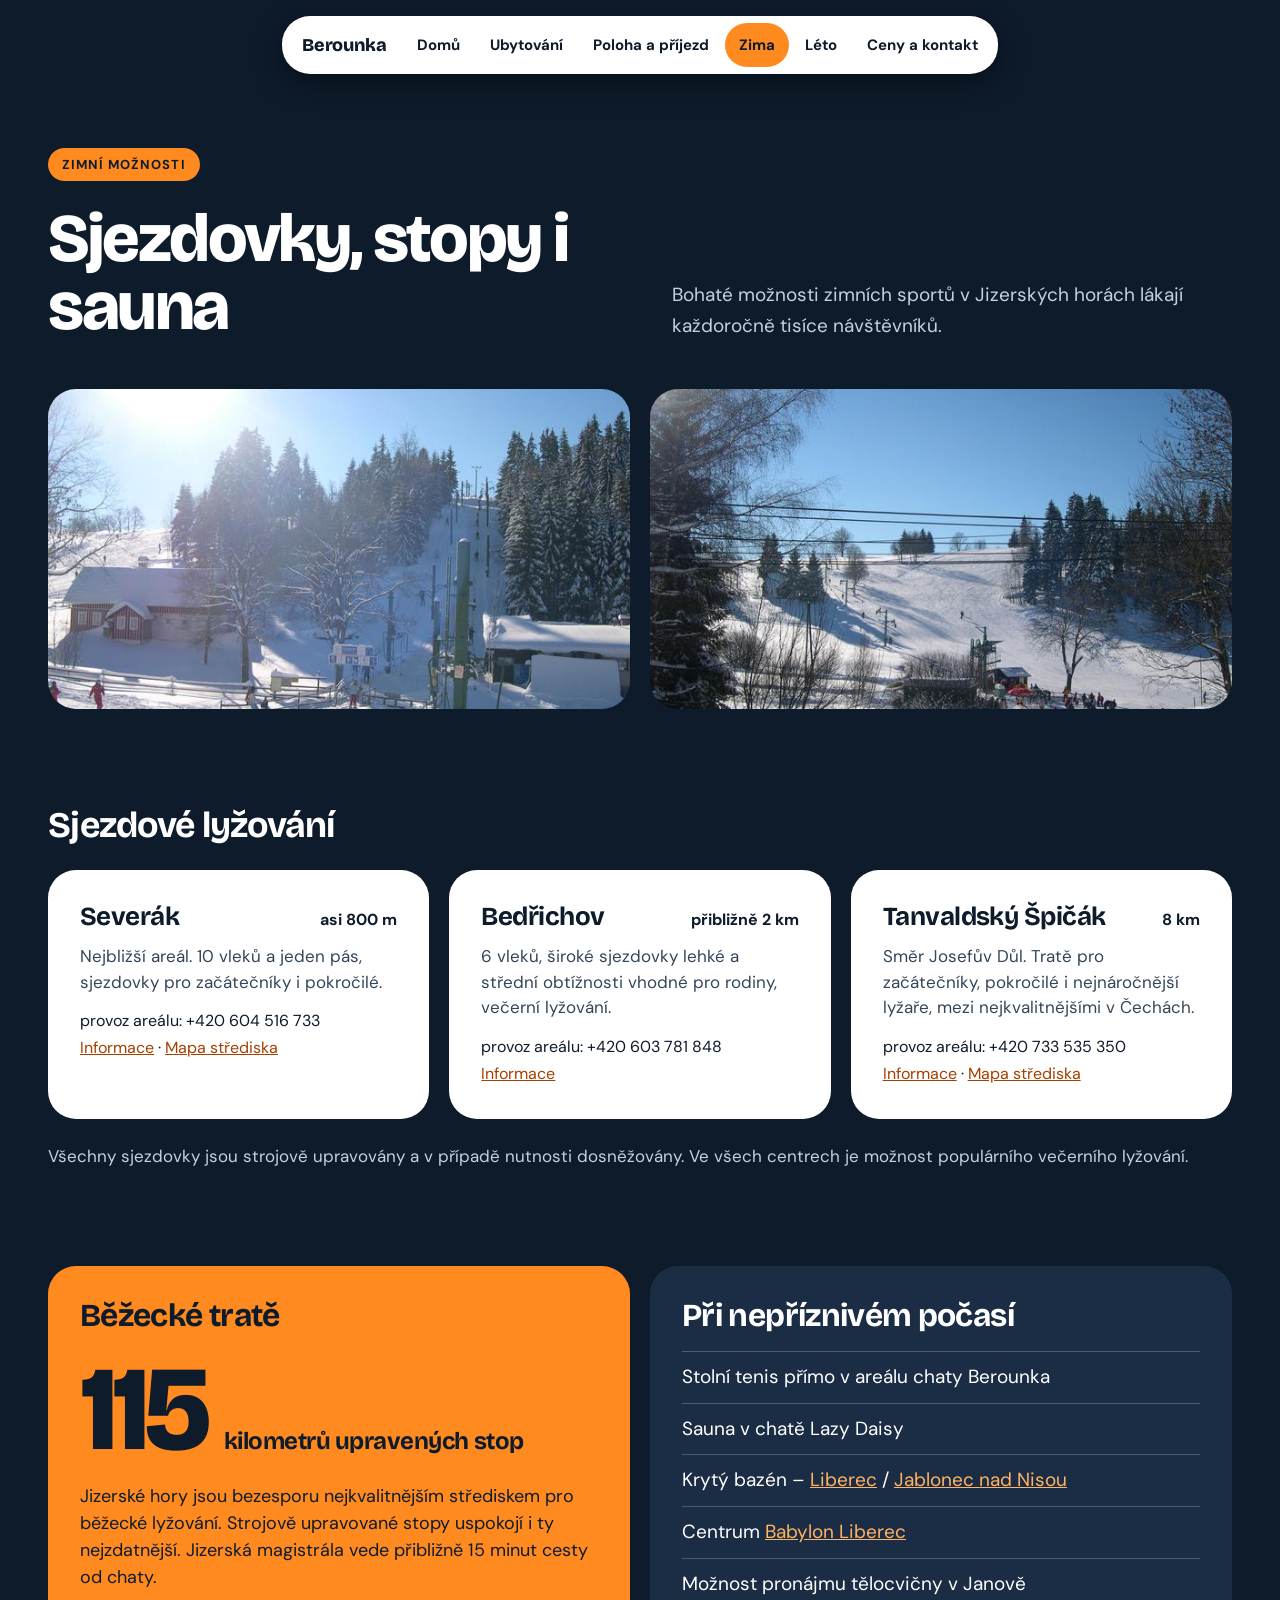
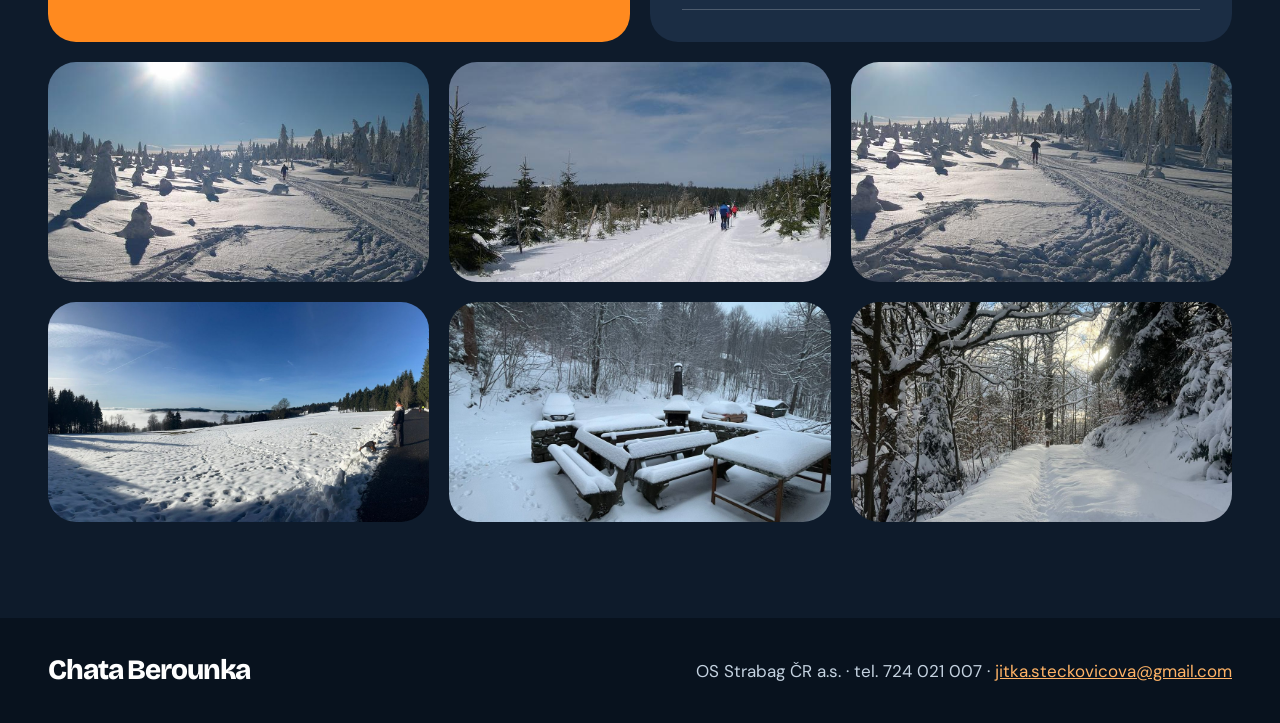
<file: zima.html>
<!doctype html>
<html lang="cs">
<head>
<meta charset="utf-8">
<meta name="viewport" content="width=device-width, initial-scale=1">
<title>Zima v Jizerských horách – sjezdovky a běžecké stopy u chaty Berounka</title>
<meta name="description" content="Lyžování u chaty Berounka: skiareál Severák 800 m, Bedřichov 2 km, Tanvaldský Špičák 8 km, 115 km upravených běžeckých stop a tipy na špatné počasí.">
<link rel="canonical" href="https://berounka-janov.cz/zima.html">
<meta name="theme-color" content="#0E1B2B">
<link rel="icon" href="favicon.svg" type="image/svg+xml">
<meta property="og:type" content="website">
<meta property="og:locale" content="cs_CZ">
<meta property="og:site_name" content="Chata Berounka">
<meta property="og:title" content="Zima v Jizerských horách – sjezdovky a běžecké stopy u chaty Berounka">
<meta property="og:description" content="Lyžování u chaty Berounka: skiareál Severák 800 m, Bedřichov 2 km, Tanvaldský Špičák 8 km, 115 km upravených běžeckých stop a tipy na špatné počasí.">
<meta property="og:url" content="https://berounka-janov.cz/zima.html">
<meta property="og:image" content="https://berounka-janov.cz/img/zima01.jpg">
<meta name="twitter:card" content="summary_large_image">
<link rel="preconnect" href="https://fonts.googleapis.com">
<link rel="preconnect" href="https://fonts.gstatic.com" crossorigin>
<link rel="stylesheet" href="https://fonts.googleapis.com/css2?family=Bricolage+Grotesque:opsz,wght@12..96,500;12..96,700;12..96,800&family=DM+Sans:wght@400;500;700&display=swap">
<link rel="stylesheet" href="style.css">
</head>
<body>
<div style="width: 100%; background: #0E1B2B; font-family: 'DM Sans', system-ui, sans-serif; color: #FFFFFF" class="dk">

<div style="position: sticky; top: 0; z-index: 50; height: 0">
<div style="display: flex; justify-content: center; padding: 16px 16px 0">
<nav class="pill" style="display: flex; flex-wrap: wrap; justify-content: center; align-items: center; gap: 2px; background: #FFFFFF; border-radius: 28px; padding: 6px; box-shadow: 0 8px 28px rgba(0, 0, 0, 0.4)">
<a class="brand" href="index.html">Berounka</a>
<a href="index.html">Domů</a>
<a href="ubytovani.html">Ubytování</a>
<a href="poloha.html">Poloha a příjezd</a>
<a class="on" href="zima.html">Zima</a>
<a href="leto.html">Léto</a>
<a href="ceny.html">Ceny a kontakt</a>
</nav>
</div>
</div>

<section class="sec" style="padding-top: 148px">
<div class="wrap" style="display: flex; flex-direction: column; gap: 48px">
<div style="display: grid; grid-template-columns: repeat(auto-fit, minmax(min(420px, 100%), 1fr)); gap: 32px 64px; align-items: end">
<div style="display: flex; flex-direction: column; gap: 24px"><span class="tag">Zimní možnosti</span><h1 class="h2">Sjezdovky, stopy i sauna</h1></div>
<p class="lead">Bohaté možnosti zimních sportů v Jizerských horách lákají každoročně tisíce návštěvníků.</p>
</div>
<div style="display: grid; grid-template-columns: repeat(auto-fit, minmax(min(300px, 100%), 1fr)); gap: 20px">
<div style="height: 320px"><img loading="lazy" class="ph" src="img/zima01.jpg" alt="Vlek a sjezdovka v Jizerských horách"></div>
<div style="height: 320px"><img loading="lazy" class="ph" src="img/zima02.jpg" alt="Sjezdovka s lyžaři"></div>
</div>
</div>
</section>

<section class="sec" style="padding-top: 0">
<div class="wrap" style="display: flex; flex-direction: column; gap: 24px">
<h2 class="h3" style="font-size: 36px">Sjezdové lyžování</h2>
<div style="display: grid; grid-template-columns: repeat(auto-fit, minmax(min(300px, 100%), 1fr)); gap: 20px">
<div class="tile" style="background: #FFFFFF; color: #0E1B2B; gap: 12px">
<div style="display: flex; justify-content: space-between; align-items: baseline; gap: 12px"><h3 class="h3">Severák</h3><strong>asi 800 m</strong></div>
<p style="color: #33465A">Nejbližší areál. 10 vleků a jeden pás, sjezdovky pro začátečníky i pokročilé.</p>
<div style="font-size: 16px; line-height: 1.7">provoz areálu: +420 604 516 733<br><a href="https://www.skijizerky.cz/en/winter/skiarena-jizerky/skiarea-severak" style="color: #A63F00">Informace</a> · <a href="https://intmap.holidayinfo.cz/webmap.php?mapname=severak2025" style="color: #A63F00">Mapa střediska</a></div>
</div>
<div class="tile" style="background: #FFFFFF; color: #0E1B2B; gap: 12px">
<div style="display: flex; justify-content: space-between; align-items: baseline; gap: 12px"><h3 class="h3">Bedřichov</h3><strong>přibližně 2 km</strong></div>
<p style="color: #33465A">6 vleků, široké sjezdovky lehké a střední obtížnosti vhodné pro rodiny, večerní lyžování.</p>
<div style="font-size: 16px; line-height: 1.7">provoz areálu: +420 603 781 848<br><a href="https://www.skijizerky.cz/en/winter/skiarena-jizerky/skiarea-bedrichov" style="color: #A63F00">Informace</a></div>
</div>
<div class="tile" style="background: #FFFFFF; color: #0E1B2B; gap: 12px">
<div style="display: flex; justify-content: space-between; align-items: baseline; gap: 12px"><h3 class="h3">Tanvaldský Špičák</h3><strong>8 km</strong></div>
<p style="color: #33465A">Směr Josefův Důl. Tratě pro začátečníky, pokročilé i nejnáročnější lyžaře, mezi nejkvalitnějšími v Čechách.</p>
<div style="font-size: 16px; line-height: 1.7">provoz areálu: +420 733 535 350<br><a href="https://www.skijizerky.cz/en/winter/skiarena-jizerky/skiarea-tanvaldsky-spicak" style="color: #A63F00">Informace</a> · <a href="https://intmap.holidayinfo.cz/webmap.php?mapname=spicak" style="color: #A63F00">Mapa střediska</a></div>
</div>
</div>
<p class="lead" style="font-size: 17px">Všechny sjezdovky jsou strojově upravovány a v případě nutnosti dosněžovány. Ve všech centrech je možnost populárního večerního lyžování.</p>
</div>
</section>

<section class="sec" style="padding-top: 0">
<div class="wrap" style="display: flex; flex-direction: column; gap: 20px">
<div style="display: grid; grid-template-columns: repeat(auto-fit, minmax(min(420px, 100%), 1fr)); gap: 20px">
<div class="tile" style="background: #FF8A1F; color: #0E1B2B; gap: 20px">
<h2 class="h3" style="font-size: 32px">Běžecké tratě</h2>
<div style="display: flex; align-items: baseline; gap: 16px; flex-wrap: wrap"><strong class="big" style="font-size: 120px">115</strong><span class="h3" style="font-size: 24px">kilometrů upravených stop</span></div>
<p style="font-size: 18px">Jizerské hory jsou bezesporu nejkvalitnějším střediskem pro běžecké lyžování. Strojově upravované stopy uspokojí i ty nejzdatnější. Jizerská magistrála vede přibližně 15 minut cesty od chaty.</p>
</div>
<div class="tile" style="background: #1B2D44; gap: 16px">
<h2 class="h3" style="font-size: 32px">Při nepříznivém počasí</h2>
<div style="display: flex; flex-direction: column; font-size: 18px; line-height: 1.4">
<div class="line" style="padding: 12px 0">Stolní tenis přímo v areálu chaty Berounka</div>
<div class="line" style="padding: 12px 0">Sauna v chatě Lazy Daisy</div>
<div class="line" style="padding: 12px 0; display: block">Krytý bazén – <a href="https://bazen.liberec.cz/">Liberec</a> / <a href="https://www.sportjablonec.cz/cs">Jablonec nad Nisou</a></div>
<div class="line" style="padding: 12px 0; display: block">Centrum <a href="https://www.centrumbabylon.cz/cs/">Babylon Liberec</a></div>
<div class="line" style="padding: 12px 0; border-bottom: 1px solid rgba(255,255,255,0.22)">Možnost pronájmu tělocvičny v Janově</div>
</div>
</div>
</div>
<div style="display: grid; grid-template-columns: repeat(auto-fit, minmax(min(240px, 100%), 1fr)); gap: 20px">
<div style="height: 220px"><img loading="lazy" class="ph" src="img/zima10.jpg" alt="Upravená běžecká stopa"></div>
<div style="height: 220px"><img loading="lazy" class="ph" src="img/zima18.jpg" alt="Běžkaři na Jizerské magistrále"></div>
<div style="height: 220px"><img loading="lazy" class="ph" src="img/zima11.jpg" alt="Stopa mezi zasněženými smrky"></div>
</div>
<div style="display: grid; grid-template-columns: repeat(auto-fit, minmax(min(240px, 100%), 1fr)); gap: 20px">
<div style="height: 220px"><img loading="lazy" class="ph" src="img/zima-vyhled.jpg" alt="Zasněžená louka s výhledem nad inverzní mlhu"></div>
<div style="height: 220px"><img loading="lazy" class="ph" src="img/zima-terasa.jpg" alt="Zasněžená terasa s lavicemi a grilem"></div>
<div style="height: 220px"><img loading="lazy" class="ph" src="img/zima-cesta.jpg" alt="Zasněžená cesta lesem"></div>
</div>
</div>
</section>

<footer style="background: #08121E; color: #FFFFFF; padding: 40px 0">
<div class="wrap" style="display: flex; flex-wrap: wrap; align-items: center; justify-content: space-between; gap: 16px 32px; font-size: 17px">
<strong class="big" style="font-size: 28px">Chata Berounka</strong>
<span style="color: #C4D2E0">OS Strabag ČR a.s. · tel. 724 021 007 · <a href="mailto:jitka.steckovicova@gmail.com">jitka.steckovicova@gmail.com</a></span>
</div>
</footer>

</div>
</body>
</html>
</file>
<file: style.css>
body{margin:0}
img{max-width:100%}
a{color:#A63F00}a:hover{color:#6E2800}
.dk a{color:#FFB366}.dk a:hover{color:#FFFFFF}
.pill a{color:#0E1B2B;text-decoration:none;font-size:15px;font-weight:700;padding:12px 14px;border-radius:999px;display:block;white-space:nowrap}
.pill a:hover{background:#FFD9B3;color:#0E1B2B}
.pill a.on{background:#FF8A1F;color:#0E1B2B}
.pill a.brand{font-family:'Bricolage Grotesque',system-ui,sans-serif;font-weight:800;font-size:18px;letter-spacing:-0.02em}
.wrap{width:100%;max-width:1240px;margin:0 auto;box-sizing:border-box;padding:0 28px}
.sec{padding:96px 0}
.tag{display:inline-block;align-self:flex-start;background:#0E1B2B;color:#FFFFFF;font-size:13px;font-weight:700;letter-spacing:0.08em;text-transform:uppercase;padding:8px 14px;border-radius:999px}
.h2{margin:0;font-family:'Bricolage Grotesque',system-ui,sans-serif;font-weight:800;font-size:clamp(36px,5.4vw,68px);line-height:1;letter-spacing:-0.035em}
.h3{margin:0;font-family:'Bricolage Grotesque',system-ui,sans-serif;font-weight:700;font-size:26px;line-height:1.15;letter-spacing:-0.02em}
.big{font-family:'Bricolage Grotesque',system-ui,sans-serif;font-weight:800;letter-spacing:-0.04em;line-height:0.9}
.lead{margin:0;font-size:19px;line-height:1.6;color:#33465A}
.tile{border-radius:28px;padding:32px;box-sizing:border-box;display:flex;flex-direction:column;gap:10px}
.tile p{margin:0;font-size:17px;line-height:1.5}
.ph{width:100%;height:100%;object-fit:cover;display:block;border-radius:28px}
.go{text-decoration:none;color:#0E1B2B;background:#FFFFFF;justify-content:space-between;min-height:200px}
.go:hover{background:#FFD9B3;color:#0E1B2B}
.line{display:flex;justify-content:space-between;align-items:baseline;gap:16px;padding:14px 0;border-top:1px solid rgba(14,27,43,0.18);font-size:19px}
.dk .tag{background:#FF8A1F;color:#0E1B2B}
.dk .lead{color:#C4D2E0}
.dk .line{border-top-color:rgba(255,255,255,0.22)}
</file>
